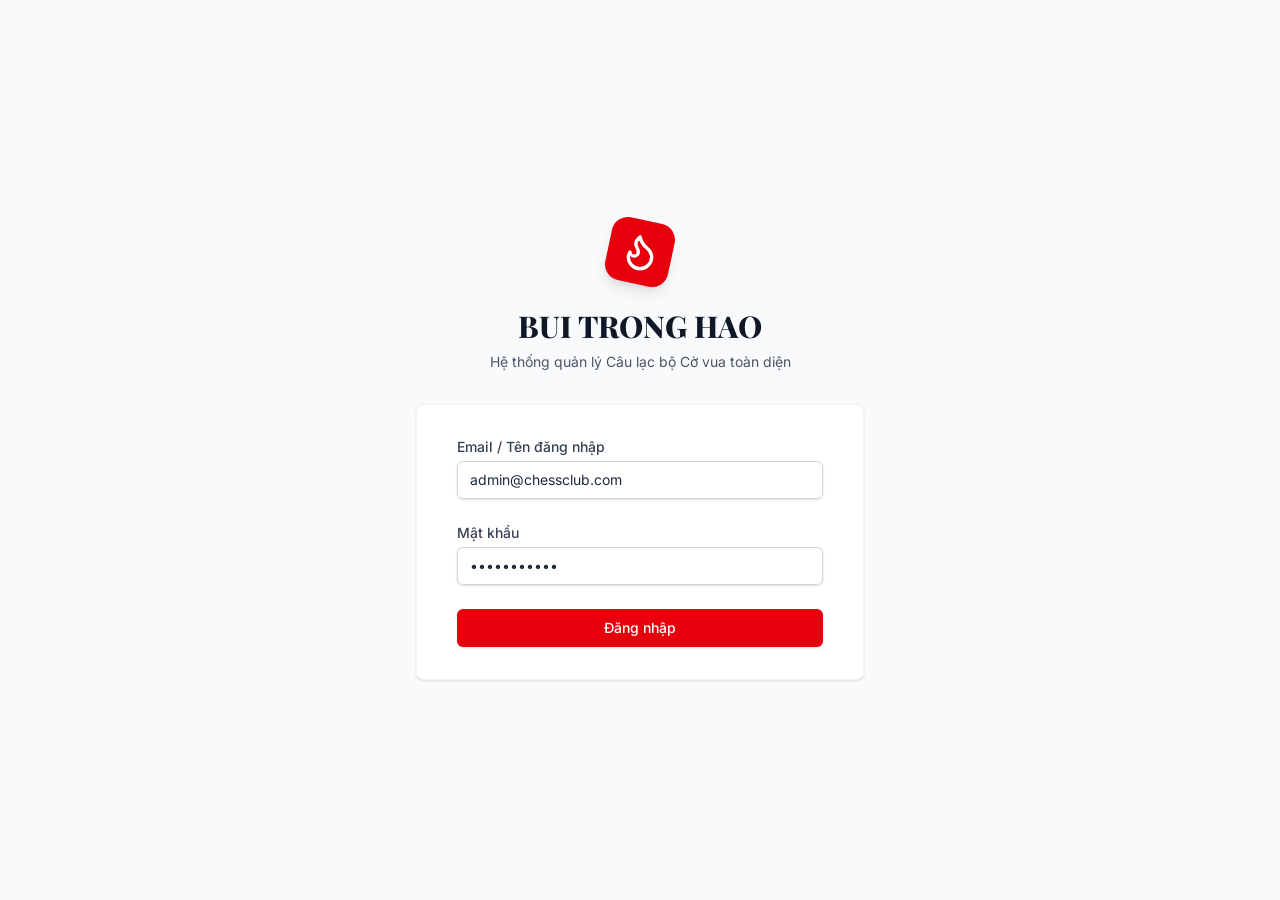
<file: index.html>
<!doctype html>
<html lang="en">
  <head>
    <meta charset="UTF-8" />
    <meta name="viewport" content="width=device-width, initial-scale=1.0" />
    <title>My Google AI Studio App</title>
    <script type="module" crossorigin src="./assets/index-C-CpaFSf.js"></script>
    <link rel="stylesheet" crossorigin href="./assets/index-V5Ql2SDC.css">
  </head>
  <body>
    <div id="root"></div>
  </body>
</html>
</file>
<file: assets/index-V5Ql2SDC.css>
@import"https://fonts.googleapis.com/css2?family=Inter:wght@400;500;600;700&family=Playfair+Display:ital,wght@0,400;0,600;0,700;1,400&display=swap";/*! tailwindcss v4.2.1 | MIT License | https://tailwindcss.com */@layer properties{@supports (((-webkit-hyphens:none)) and (not (margin-trim:inline))) or ((-moz-orient:inline) and (not (color:rgb(from red r g b)))){*,:before,:after,::backdrop{--tw-translate-x:0;--tw-translate-y:0;--tw-translate-z:0;--tw-rotate-x:initial;--tw-rotate-y:initial;--tw-rotate-z:initial;--tw-skew-x:initial;--tw-skew-y:initial;--tw-space-y-reverse:0;--tw-space-x-reverse:0;--tw-divide-y-reverse:0;--tw-border-style:solid;--tw-gradient-position:initial;--tw-gradient-from:#0000;--tw-gradient-via:#0000;--tw-gradient-to:#0000;--tw-gradient-stops:initial;--tw-gradient-via-stops:initial;--tw-gradient-from-position:0%;--tw-gradient-via-position:50%;--tw-gradient-to-position:100%;--tw-leading:initial;--tw-font-weight:initial;--tw-tracking:initial;--tw-shadow:0 0 #0000;--tw-shadow-color:initial;--tw-shadow-alpha:100%;--tw-inset-shadow:0 0 #0000;--tw-inset-shadow-color:initial;--tw-inset-shadow-alpha:100%;--tw-ring-color:initial;--tw-ring-shadow:0 0 #0000;--tw-inset-ring-color:initial;--tw-inset-ring-shadow:0 0 #0000;--tw-ring-inset:initial;--tw-ring-offset-width:0px;--tw-ring-offset-color:#fff;--tw-ring-offset-shadow:0 0 #0000;--tw-blur:initial;--tw-brightness:initial;--tw-contrast:initial;--tw-grayscale:initial;--tw-hue-rotate:initial;--tw-invert:initial;--tw-opacity:initial;--tw-saturate:initial;--tw-sepia:initial;--tw-drop-shadow:initial;--tw-drop-shadow-color:initial;--tw-drop-shadow-alpha:100%;--tw-drop-shadow-size:initial;--tw-backdrop-blur:initial;--tw-backdrop-brightness:initial;--tw-backdrop-contrast:initial;--tw-backdrop-grayscale:initial;--tw-backdrop-hue-rotate:initial;--tw-backdrop-invert:initial;--tw-backdrop-opacity:initial;--tw-backdrop-saturate:initial;--tw-backdrop-sepia:initial;--tw-duration:initial;--tw-scale-x:1;--tw-scale-y:1;--tw-scale-z:1}}}@layer theme{:root,:host{--font-sans:"Inter", ui-sans-serif, system-ui, sans-serif;--font-serif:"Playfair Display", ui-serif, Georgia, serif;--font-mono:ui-monospace, SFMono-Regular, Menlo, Monaco, Consolas, "Liberation Mono", "Courier New", monospace;--color-red-50:oklch(97.1% .013 17.38);--color-red-100:oklch(93.6% .032 17.717);--color-red-200:oklch(88.5% .062 18.334);--color-red-400:oklch(70.4% .191 22.216);--color-red-500:oklch(63.7% .237 25.331);--color-red-600:oklch(57.7% .245 27.325);--color-red-700:oklch(50.5% .213 27.518);--color-red-800:oklch(44.4% .177 26.899);--color-red-900:oklch(39.6% .141 25.723);--color-orange-50:oklch(98% .016 73.684);--color-orange-100:oklch(95.4% .038 75.164);--color-orange-200:oklch(90.1% .076 70.697);--color-orange-600:oklch(64.6% .222 41.116);--color-orange-700:oklch(55.3% .195 38.402);--color-orange-800:oklch(47% .157 37.304);--color-amber-50:oklch(98.7% .022 95.277);--color-amber-100:oklch(96.2% .059 95.617);--color-amber-200:oklch(92.4% .12 95.746);--color-amber-400:oklch(82.8% .189 84.429);--color-amber-500:oklch(76.9% .188 70.08);--color-amber-600:oklch(66.6% .179 58.318);--color-amber-700:oklch(55.5% .163 48.998);--color-amber-800:oklch(47.3% .137 46.201);--color-yellow-50:oklch(98.7% .026 102.212);--color-yellow-100:oklch(97.3% .071 103.193);--color-yellow-200:oklch(94.5% .129 101.54);--color-yellow-500:oklch(79.5% .184 86.047);--color-yellow-600:oklch(68.1% .162 75.834);--color-yellow-700:oklch(55.4% .135 66.442);--color-yellow-800:oklch(47.6% .114 61.907);--color-green-50:oklch(98.2% .018 155.826);--color-green-100:oklch(96.2% .044 156.743);--color-green-200:oklch(92.5% .084 155.995);--color-green-500:oklch(72.3% .219 149.579);--color-green-600:oklch(62.7% .194 149.214);--color-green-700:oklch(52.7% .154 150.069);--color-green-800:oklch(44.8% .119 151.328);--color-emerald-50:oklch(97.9% .021 166.113);--color-emerald-100:oklch(95% .052 163.051);--color-emerald-200:oklch(90.5% .093 164.15);--color-emerald-500:oklch(69.6% .17 162.48);--color-emerald-600:oklch(59.6% .145 163.225);--color-emerald-700:oklch(50.8% .118 165.612);--color-emerald-800:oklch(43.2% .095 166.913);--color-blue-50:oklch(97% .014 254.604);--color-blue-100:oklch(93.2% .032 255.585);--color-blue-200:oklch(88.2% .059 254.128);--color-blue-400:oklch(70.7% .165 254.624);--color-blue-500:oklch(62.3% .214 259.815);--color-blue-600:oklch(54.6% .245 262.881);--color-blue-700:oklch(48.8% .243 264.376);--color-blue-800:oklch(42.4% .199 265.638);--color-blue-900:oklch(37.9% .146 265.522);--color-indigo-100:oklch(93% .034 272.788);--color-indigo-600:oklch(51.1% .262 276.966);--color-indigo-700:oklch(45.7% .24 277.023);--color-violet-100:oklch(94.3% .029 294.588);--color-violet-600:oklch(54.1% .281 293.009);--color-violet-700:oklch(49.1% .27 292.581);--color-slate-50:oklch(98.4% .003 247.858);--color-slate-100:oklch(96.8% .007 247.896);--color-slate-200:oklch(92.9% .013 255.508);--color-slate-600:oklch(44.6% .043 257.281);--color-slate-700:oklch(37.2% .044 257.287);--color-gray-50:oklch(98.5% .002 247.839);--color-gray-100:oklch(96.7% .003 264.542);--color-gray-200:oklch(92.8% .006 264.531);--color-gray-300:oklch(87.2% .01 258.338);--color-gray-400:oklch(70.7% .022 261.325);--color-gray-500:oklch(55.1% .027 264.364);--color-gray-600:oklch(44.6% .03 256.802);--color-gray-700:oklch(37.3% .034 259.733);--color-gray-800:oklch(27.8% .033 256.848);--color-gray-900:oklch(21% .034 264.665);--color-black:#000;--color-white:#fff;--spacing:.25rem;--container-sm:24rem;--container-md:28rem;--container-2xl:42rem;--container-4xl:56rem;--text-xs:.75rem;--text-xs--line-height:calc(1 / .75);--text-sm:.875rem;--text-sm--line-height:calc(1.25 / .875);--text-base:1rem;--text-base--line-height: 1.5 ;--text-lg:1.125rem;--text-lg--line-height:calc(1.75 / 1.125);--text-xl:1.25rem;--text-xl--line-height:calc(1.75 / 1.25);--text-2xl:1.5rem;--text-2xl--line-height:calc(2 / 1.5);--text-3xl:1.875rem;--text-3xl--line-height: 1.2 ;--text-5xl:3rem;--text-5xl--line-height:1;--font-weight-normal:400;--font-weight-medium:500;--font-weight-semibold:600;--font-weight-bold:700;--font-weight-extrabold:800;--font-weight-black:900;--tracking-wider:.05em;--leading-tight:1.25;--radius-sm:.25rem;--radius-md:.375rem;--radius-lg:.5rem;--radius-xl:.75rem;--radius-2xl:1rem;--drop-shadow-sm:0 1px 2px #00000026;--drop-shadow-2xl:0 25px 25px #00000026;--animate-spin:spin 1s linear infinite;--animate-pulse:pulse 2s cubic-bezier(.4, 0, .6, 1) infinite;--blur-sm:8px;--default-transition-duration:.15s;--default-transition-timing-function:cubic-bezier(.4, 0, .2, 1);--default-font-family:var(--font-sans);--default-mono-font-family:var(--font-mono);--color-chess-gold:#eab308}}@layer base{*,:after,:before,::backdrop{box-sizing:border-box;border:0 solid;margin:0;padding:0}::file-selector-button{box-sizing:border-box;border:0 solid;margin:0;padding:0}html,:host{-webkit-text-size-adjust:100%;-moz-tab-size:4;tab-size:4;line-height:1.5;font-family:var(--default-font-family,ui-sans-serif, system-ui, sans-serif, "Apple Color Emoji", "Segoe UI Emoji", "Segoe UI Symbol", "Noto Color Emoji");font-feature-settings:var(--default-font-feature-settings,normal);font-variation-settings:var(--default-font-variation-settings,normal);-webkit-tap-highlight-color:transparent}hr{height:0;color:inherit;border-top-width:1px}abbr:where([title]){-webkit-text-decoration:underline dotted;text-decoration:underline dotted}h1,h2,h3,h4,h5,h6{font-size:inherit;font-weight:inherit}a{color:inherit;-webkit-text-decoration:inherit;text-decoration:inherit}b,strong{font-weight:bolder}code,kbd,samp,pre{font-family:var(--default-mono-font-family,ui-monospace, SFMono-Regular, Menlo, Monaco, Consolas, "Liberation Mono", "Courier New", monospace);font-feature-settings:var(--default-mono-font-feature-settings,normal);font-variation-settings:var(--default-mono-font-variation-settings,normal);font-size:1em}small{font-size:80%}sub,sup{vertical-align:baseline;font-size:75%;line-height:0;position:relative}sub{bottom:-.25em}sup{top:-.5em}table{text-indent:0;border-color:inherit;border-collapse:collapse}:-moz-focusring{outline:auto}progress{vertical-align:baseline}summary{display:list-item}ol,ul,menu{list-style:none}img,svg,video,canvas,audio,iframe,embed,object{vertical-align:middle;display:block}img,video{max-width:100%;height:auto}button,input,select,optgroup,textarea{font:inherit;font-feature-settings:inherit;font-variation-settings:inherit;letter-spacing:inherit;color:inherit;opacity:1;background-color:#0000;border-radius:0}::file-selector-button{font:inherit;font-feature-settings:inherit;font-variation-settings:inherit;letter-spacing:inherit;color:inherit;opacity:1;background-color:#0000;border-radius:0}:where(select:is([multiple],[size])) optgroup{font-weight:bolder}:where(select:is([multiple],[size])) optgroup option{padding-inline-start:20px}::file-selector-button{margin-inline-end:4px}::placeholder{opacity:1}@supports (not ((-webkit-appearance:-apple-pay-button))) or (contain-intrinsic-size:1px){::placeholder{color:currentColor}@supports (color:color-mix(in lab,red,red)){::placeholder{color:color-mix(in oklab,currentcolor 50%,transparent)}}}textarea{resize:vertical}::-webkit-search-decoration{-webkit-appearance:none}::-webkit-date-and-time-value{min-height:1lh;text-align:inherit}::-webkit-datetime-edit{display:inline-flex}::-webkit-datetime-edit-fields-wrapper{padding:0}::-webkit-datetime-edit{padding-block:0}::-webkit-datetime-edit-year-field{padding-block:0}::-webkit-datetime-edit-month-field{padding-block:0}::-webkit-datetime-edit-day-field{padding-block:0}::-webkit-datetime-edit-hour-field{padding-block:0}::-webkit-datetime-edit-minute-field{padding-block:0}::-webkit-datetime-edit-second-field{padding-block:0}::-webkit-datetime-edit-millisecond-field{padding-block:0}::-webkit-datetime-edit-meridiem-field{padding-block:0}::-webkit-calendar-picker-indicator{line-height:1}:-moz-ui-invalid{box-shadow:none}button,input:where([type=button],[type=reset],[type=submit]){-webkit-appearance:button;-moz-appearance:button;appearance:button}::file-selector-button{-webkit-appearance:button;-moz-appearance:button;appearance:button}::-webkit-inner-spin-button{height:auto}::-webkit-outer-spin-button{height:auto}[hidden]:where(:not([hidden=until-found])){display:none!important}body{font-family:var(--font-sans);font-size:var(--text-sm);line-height:var(--tw-leading,var(--text-sm--line-height));color:var(--color-gray-800);background-color:#f8f9fa}h1,h2,h3,h4,h5,h6{font-family:var(--font-serif)}}@layer components;@layer utilities{.pointer-events-none{pointer-events:none}.absolute{position:absolute}.fixed{position:fixed}.relative{position:relative}.sticky{position:sticky}.-inset-4{inset:calc(var(--spacing) * -4)}.inset-0{inset:calc(var(--spacing) * 0)}.inset-y-0{inset-block:calc(var(--spacing) * 0)}.start{inset-inline-start:var(--spacing)}.-top-2{top:calc(var(--spacing) * -2)}.top-0{top:calc(var(--spacing) * 0)}.top-1\/2{top:50%}.top-4{top:calc(var(--spacing) * 4)}.right-0{right:calc(var(--spacing) * 0)}.right-4{right:calc(var(--spacing) * 4)}.left-0{left:calc(var(--spacing) * 0)}.left-1\/2{left:50%}.left-3{left:calc(var(--spacing) * 3)}.z-0{z-index:0}.z-10{z-index:10}.z-20{z-index:20}.z-30{z-index:30}.z-50{z-index:50}.z-\[60\]{z-index:60}.z-\[100\]{z-index:100}.col-span-2{grid-column:span 2/span 2}.col-span-3{grid-column:span 3/span 3}.col-span-4{grid-column:span 4/span 4}.col-span-5{grid-column:span 5/span 5}.col-span-full{grid-column:1/-1}.mx-4{margin-inline:calc(var(--spacing) * 4)}.mx-auto{margin-inline:auto}.-mt-2{margin-top:calc(var(--spacing) * -2)}.mt-0\.5{margin-top:calc(var(--spacing) * .5)}.mt-1{margin-top:calc(var(--spacing) * 1)}.mt-2{margin-top:calc(var(--spacing) * 2)}.mt-3{margin-top:calc(var(--spacing) * 3)}.mt-4{margin-top:calc(var(--spacing) * 4)}.mt-6{margin-top:calc(var(--spacing) * 6)}.mt-8{margin-top:calc(var(--spacing) * 8)}.mt-12{margin-top:calc(var(--spacing) * 12)}.mr-1{margin-right:calc(var(--spacing) * 1)}.mr-1\.5{margin-right:calc(var(--spacing) * 1.5)}.mr-2{margin-right:calc(var(--spacing) * 2)}.mr-3{margin-right:calc(var(--spacing) * 3)}.mr-4{margin-right:calc(var(--spacing) * 4)}.mb-1{margin-bottom:calc(var(--spacing) * 1)}.mb-2{margin-bottom:calc(var(--spacing) * 2)}.mb-3{margin-bottom:calc(var(--spacing) * 3)}.mb-4{margin-bottom:calc(var(--spacing) * 4)}.mb-6{margin-bottom:calc(var(--spacing) * 6)}.mb-8{margin-bottom:calc(var(--spacing) * 8)}.ml-1{margin-left:calc(var(--spacing) * 1)}.ml-2{margin-left:calc(var(--spacing) * 2)}.ml-3{margin-left:calc(var(--spacing) * 3)}.ml-4{margin-left:calc(var(--spacing) * 4)}.ml-5{margin-left:calc(var(--spacing) * 5)}.ml-auto{margin-left:auto}.line-clamp-2{-webkit-line-clamp:2;-webkit-box-orient:vertical;display:-webkit-box;overflow:hidden}.block{display:block}.flex{display:flex}.grid{display:grid}.hidden{display:none}.inline-block{display:inline-block}.inline-flex{display:inline-flex}.table{display:table}.h-0{height:calc(var(--spacing) * 0)}.h-1{height:calc(var(--spacing) * 1)}.h-3{height:calc(var(--spacing) * 3)}.h-3\.5{height:calc(var(--spacing) * 3.5)}.h-4{height:calc(var(--spacing) * 4)}.h-5{height:calc(var(--spacing) * 5)}.h-6{height:calc(var(--spacing) * 6)}.h-8{height:calc(var(--spacing) * 8)}.h-10{height:calc(var(--spacing) * 10)}.h-12{height:calc(var(--spacing) * 12)}.h-16{height:calc(var(--spacing) * 16)}.h-20{height:calc(var(--spacing) * 20)}.h-24{height:calc(var(--spacing) * 24)}.h-32{height:calc(var(--spacing) * 32)}.h-64{height:calc(var(--spacing) * 64)}.h-80{height:calc(var(--spacing) * 80)}.h-\[300px\]{height:300px}.h-\[550px\]{height:550px}.h-full{height:100%}.h-screen{height:100vh}.max-h-48{max-height:calc(var(--spacing) * 48)}.max-h-60{max-height:calc(var(--spacing) * 60)}.max-h-\[90vh\]{max-height:90vh}.max-h-\[400px\]{max-height:400px}.min-h-\[80px\]{min-height:80px}.min-h-\[200px\]{min-height:200px}.min-h-\[550px\]{min-height:550px}.min-h-screen{min-height:100vh}.w-0{width:calc(var(--spacing) * 0)}.w-1{width:calc(var(--spacing) * 1)}.w-3{width:calc(var(--spacing) * 3)}.w-3\.5{width:calc(var(--spacing) * 3.5)}.w-4{width:calc(var(--spacing) * 4)}.w-5{width:calc(var(--spacing) * 5)}.w-6{width:calc(var(--spacing) * 6)}.w-8{width:calc(var(--spacing) * 8)}.w-10{width:calc(var(--spacing) * 10)}.w-12{width:calc(var(--spacing) * 12)}.w-16{width:calc(var(--spacing) * 16)}.w-20{width:calc(var(--spacing) * 20)}.w-24{width:calc(var(--spacing) * 24)}.w-32{width:calc(var(--spacing) * 32)}.w-64{width:calc(var(--spacing) * 64)}.w-80{width:calc(var(--spacing) * 80)}.w-\[300px\]{width:300px}.w-fit{width:fit-content}.w-full{width:100%}.max-w-2xl{max-width:var(--container-2xl)}.max-w-4xl{max-width:var(--container-4xl)}.max-w-\[200px\]{max-width:200px}.max-w-md{max-width:var(--container-md)}.max-w-sm{max-width:var(--container-sm)}.min-w-\[80px\]{min-width:80px}.min-w-full{min-width:100%}.flex-1{flex:1}.flex-shrink-0{flex-shrink:0}.border-collapse{border-collapse:collapse}.-translate-x-1\/2{--tw-translate-x: -50% ;translate:var(--tw-translate-x) var(--tw-translate-y)}.-translate-x-full{--tw-translate-x:-100%;translate:var(--tw-translate-x) var(--tw-translate-y)}.translate-x-0{--tw-translate-x:calc(var(--spacing) * 0);translate:var(--tw-translate-x) var(--tw-translate-y)}.-translate-y-1\/2{--tw-translate-y: -50% ;translate:var(--tw-translate-x) var(--tw-translate-y)}.translate-y-20{--tw-translate-y:calc(var(--spacing) * 20);translate:var(--tw-translate-x) var(--tw-translate-y)}.-rotate-12{rotate:-12deg}.rotate-12{rotate:12deg}.rotate-180{rotate:180deg}.-skew-x-12{--tw-skew-x:skewX( -12deg );transform:var(--tw-rotate-x,) var(--tw-rotate-y,) var(--tw-rotate-z,) var(--tw-skew-x,) var(--tw-skew-y,)}.transform{transform:var(--tw-rotate-x,) var(--tw-rotate-y,) var(--tw-rotate-z,) var(--tw-skew-x,) var(--tw-skew-y,)}.animate-pulse{animation:var(--animate-pulse)}.animate-spin{animation:var(--animate-spin)}.cursor-pointer{cursor:pointer}.resize-none{resize:none}.list-disc{list-style-type:disc}.appearance-none{-webkit-appearance:none;-moz-appearance:none;appearance:none}.grid-cols-1{grid-template-columns:repeat(1,minmax(0,1fr))}.grid-cols-2{grid-template-columns:repeat(2,minmax(0,1fr))}.grid-cols-3{grid-template-columns:repeat(3,minmax(0,1fr))}.grid-cols-12{grid-template-columns:repeat(12,minmax(0,1fr))}.flex-col{flex-direction:column}.flex-wrap{flex-wrap:wrap}.items-center{align-items:center}.items-start{align-items:flex-start}.justify-between{justify-content:space-between}.justify-center{justify-content:center}.justify-end{justify-content:flex-end}.justify-start{justify-content:flex-start}.gap-2{gap:calc(var(--spacing) * 2)}.gap-3{gap:calc(var(--spacing) * 3)}.gap-4{gap:calc(var(--spacing) * 4)}.gap-6{gap:calc(var(--spacing) * 6)}:where(.space-y-1>:not(:last-child)){--tw-space-y-reverse:0;margin-block-start:calc(calc(var(--spacing) * 1) * var(--tw-space-y-reverse));margin-block-end:calc(calc(var(--spacing) * 1) * calc(1 - var(--tw-space-y-reverse)))}:where(.space-y-2>:not(:last-child)){--tw-space-y-reverse:0;margin-block-start:calc(calc(var(--spacing) * 2) * var(--tw-space-y-reverse));margin-block-end:calc(calc(var(--spacing) * 2) * calc(1 - var(--tw-space-y-reverse)))}:where(.space-y-3>:not(:last-child)){--tw-space-y-reverse:0;margin-block-start:calc(calc(var(--spacing) * 3) * var(--tw-space-y-reverse));margin-block-end:calc(calc(var(--spacing) * 3) * calc(1 - var(--tw-space-y-reverse)))}:where(.space-y-4>:not(:last-child)){--tw-space-y-reverse:0;margin-block-start:calc(calc(var(--spacing) * 4) * var(--tw-space-y-reverse));margin-block-end:calc(calc(var(--spacing) * 4) * calc(1 - var(--tw-space-y-reverse)))}:where(.space-y-6>:not(:last-child)){--tw-space-y-reverse:0;margin-block-start:calc(calc(var(--spacing) * 6) * var(--tw-space-y-reverse));margin-block-end:calc(calc(var(--spacing) * 6) * calc(1 - var(--tw-space-y-reverse)))}:where(.space-y-8>:not(:last-child)){--tw-space-y-reverse:0;margin-block-start:calc(calc(var(--spacing) * 8) * var(--tw-space-y-reverse));margin-block-end:calc(calc(var(--spacing) * 8) * calc(1 - var(--tw-space-y-reverse)))}:where(.space-x-1>:not(:last-child)){--tw-space-x-reverse:0;margin-inline-start:calc(calc(var(--spacing) * 1) * var(--tw-space-x-reverse));margin-inline-end:calc(calc(var(--spacing) * 1) * calc(1 - var(--tw-space-x-reverse)))}:where(.space-x-2>:not(:last-child)){--tw-space-x-reverse:0;margin-inline-start:calc(calc(var(--spacing) * 2) * var(--tw-space-x-reverse));margin-inline-end:calc(calc(var(--spacing) * 2) * calc(1 - var(--tw-space-x-reverse)))}:where(.space-x-3>:not(:last-child)){--tw-space-x-reverse:0;margin-inline-start:calc(calc(var(--spacing) * 3) * var(--tw-space-x-reverse));margin-inline-end:calc(calc(var(--spacing) * 3) * calc(1 - var(--tw-space-x-reverse)))}:where(.space-x-4>:not(:last-child)){--tw-space-x-reverse:0;margin-inline-start:calc(calc(var(--spacing) * 4) * var(--tw-space-x-reverse));margin-inline-end:calc(calc(var(--spacing) * 4) * calc(1 - var(--tw-space-x-reverse)))}:where(.space-x-6>:not(:last-child)){--tw-space-x-reverse:0;margin-inline-start:calc(calc(var(--spacing) * 6) * var(--tw-space-x-reverse));margin-inline-end:calc(calc(var(--spacing) * 6) * calc(1 - var(--tw-space-x-reverse)))}.gap-y-2{row-gap:calc(var(--spacing) * 2)}:where(.divide-y>:not(:last-child)){--tw-divide-y-reverse:0;border-bottom-style:var(--tw-border-style);border-top-style:var(--tw-border-style);border-top-width:calc(1px * var(--tw-divide-y-reverse));border-bottom-width:calc(1px * calc(1 - var(--tw-divide-y-reverse)))}:where(.divide-gray-100>:not(:last-child)){border-color:var(--color-gray-100)}:where(.divide-gray-200>:not(:last-child)){border-color:var(--color-gray-200)}.truncate{text-overflow:ellipsis;white-space:nowrap;overflow:hidden}.overflow-hidden{overflow:hidden}.overflow-x-auto{overflow-x:auto}.overflow-x-hidden{overflow-x:hidden}.overflow-y-auto{overflow-y:auto}.rounded{border-radius:.25rem}.rounded-2xl{border-radius:var(--radius-2xl)}.rounded-full{border-radius:3.40282e38px}.rounded-lg{border-radius:var(--radius-lg)}.rounded-md{border-radius:var(--radius-md)}.rounded-sm{border-radius:var(--radius-sm)}.rounded-xl{border-radius:var(--radius-xl)}.rounded-t-lg{border-top-left-radius:var(--radius-lg);border-top-right-radius:var(--radius-lg)}.rounded-b-lg{border-bottom-right-radius:var(--radius-lg);border-bottom-left-radius:var(--radius-lg)}.rounded-b-xl{border-bottom-right-radius:var(--radius-xl);border-bottom-left-radius:var(--radius-xl)}.border{border-style:var(--tw-border-style);border-width:1px}.border-2{border-style:var(--tw-border-style);border-width:2px}.border-4{border-style:var(--tw-border-style);border-width:4px}.border-8{border-style:var(--tw-border-style);border-width:8px}.border-t{border-top-style:var(--tw-border-style);border-top-width:1px}.border-t-0{border-top-style:var(--tw-border-style);border-top-width:0}.border-t-\[20px\]{border-top-style:var(--tw-border-style);border-top-width:20px}.border-r{border-right-style:var(--tw-border-style);border-right-width:1px}.border-r-\[12px\]{border-right-style:var(--tw-border-style);border-right-width:12px}.border-b{border-bottom-style:var(--tw-border-style);border-bottom-width:1px}.border-b-2{border-bottom-style:var(--tw-border-style);border-bottom-width:2px}.border-l-\[12px\]{border-left-style:var(--tw-border-style);border-left-width:12px}.border-dashed{--tw-border-style:dashed;border-style:dashed}.border-amber-100{border-color:var(--color-amber-100)}.border-amber-200{border-color:var(--color-amber-200)}.border-blue-100{border-color:var(--color-blue-100)}.border-blue-200{border-color:var(--color-blue-200)}.border-emerald-100{border-color:var(--color-emerald-100)}.border-emerald-200{border-color:var(--color-emerald-200)}.border-emerald-600{border-color:var(--color-emerald-600)}.border-gray-50{border-color:var(--color-gray-50)}.border-gray-100{border-color:var(--color-gray-100)}.border-gray-200{border-color:var(--color-gray-200)}.border-gray-300{border-color:var(--color-gray-300)}.border-gray-900{border-color:var(--color-gray-900)}.border-green-200{border-color:var(--color-green-200)}.border-orange-200{border-color:var(--color-orange-200)}.border-red-100{border-color:var(--color-red-100)}.border-red-200{border-color:var(--color-red-200)}.border-red-600{border-color:var(--color-red-600)}.border-slate-200{border-color:var(--color-slate-200)}.border-transparent{border-color:#0000}.border-white{border-color:var(--color-white)}.border-white\/5{border-color:#ffffff0d}@supports (color:color-mix(in lab,red,red)){.border-white\/5{border-color:color-mix(in oklab,var(--color-white) 5%,transparent)}}.border-white\/10{border-color:#ffffff1a}@supports (color:color-mix(in lab,red,red)){.border-white\/10{border-color:color-mix(in oklab,var(--color-white) 10%,transparent)}}.border-yellow-200{border-color:var(--color-yellow-200)}.border-t-red-600{border-top-color:var(--color-red-600)}.border-r-transparent{border-right-color:#0000}.border-l-transparent{border-left-color:#0000}.bg-\[\#1a1a1a\]{background-color:#1a1a1a}.bg-amber-50{background-color:var(--color-amber-50)}.bg-amber-50\/30{background-color:#fffbeb4d}@supports (color:color-mix(in lab,red,red)){.bg-amber-50\/30{background-color:color-mix(in oklab,var(--color-amber-50) 30%,transparent)}}.bg-amber-100{background-color:var(--color-amber-100)}.bg-amber-500{background-color:var(--color-amber-500)}.bg-amber-500\/10{background-color:#f99c001a}@supports (color:color-mix(in lab,red,red)){.bg-amber-500\/10{background-color:color-mix(in oklab,var(--color-amber-500) 10%,transparent)}}.bg-amber-500\/20{background-color:#f99c0033}@supports (color:color-mix(in lab,red,red)){.bg-amber-500\/20{background-color:color-mix(in oklab,var(--color-amber-500) 20%,transparent)}}.bg-amber-600{background-color:var(--color-amber-600)}.bg-black{background-color:var(--color-black)}.bg-black\/50{background-color:#00000080}@supports (color:color-mix(in lab,red,red)){.bg-black\/50{background-color:color-mix(in oklab,var(--color-black) 50%,transparent)}}.bg-blue-50{background-color:var(--color-blue-50)}.bg-blue-100{background-color:var(--color-blue-100)}.bg-blue-600{background-color:var(--color-blue-600)}.bg-emerald-50{background-color:var(--color-emerald-50)}.bg-emerald-100{background-color:var(--color-emerald-100)}.bg-emerald-500{background-color:var(--color-emerald-500)}.bg-emerald-600{background-color:var(--color-emerald-600)}.bg-gray-50{background-color:var(--color-gray-50)}.bg-gray-50\/50{background-color:#f9fafb80}@supports (color:color-mix(in lab,red,red)){.bg-gray-50\/50{background-color:color-mix(in oklab,var(--color-gray-50) 50%,transparent)}}.bg-gray-100{background-color:var(--color-gray-100)}.bg-gray-200{background-color:var(--color-gray-200)}.bg-gray-900{background-color:var(--color-gray-900)}.bg-green-50{background-color:var(--color-green-50)}.bg-green-100{background-color:var(--color-green-100)}.bg-indigo-100{background-color:var(--color-indigo-100)}.bg-orange-50{background-color:var(--color-orange-50)}.bg-orange-100{background-color:var(--color-orange-100)}.bg-red-50{background-color:var(--color-red-50)}.bg-red-100{background-color:var(--color-red-100)}.bg-red-500{background-color:var(--color-red-500)}.bg-red-600{background-color:var(--color-red-600)}.bg-slate-50{background-color:var(--color-slate-50)}.bg-slate-100{background-color:var(--color-slate-100)}.bg-violet-100{background-color:var(--color-violet-100)}.bg-white{background-color:var(--color-white)}.bg-white\/5{background-color:#ffffff0d}@supports (color:color-mix(in lab,red,red)){.bg-white\/5{background-color:color-mix(in oklab,var(--color-white) 5%,transparent)}}.bg-white\/20{background-color:#fff3}@supports (color:color-mix(in lab,red,red)){.bg-white\/20{background-color:color-mix(in oklab,var(--color-white) 20%,transparent)}}.bg-white\/90{background-color:#ffffffe6}@supports (color:color-mix(in lab,red,red)){.bg-white\/90{background-color:color-mix(in oklab,var(--color-white) 90%,transparent)}}.bg-yellow-50{background-color:var(--color-yellow-50)}.bg-yellow-100{background-color:var(--color-yellow-100)}.bg-gradient-to-r{--tw-gradient-position:to right in oklab;background-image:linear-gradient(var(--tw-gradient-stops))}.from-amber-400{--tw-gradient-from:var(--color-amber-400);--tw-gradient-stops:var(--tw-gradient-via-stops,var(--tw-gradient-position), var(--tw-gradient-from) var(--tw-gradient-from-position), var(--tw-gradient-to) var(--tw-gradient-to-position))}.from-red-600{--tw-gradient-from:var(--color-red-600);--tw-gradient-stops:var(--tw-gradient-via-stops,var(--tw-gradient-position), var(--tw-gradient-from) var(--tw-gradient-from-position), var(--tw-gradient-to) var(--tw-gradient-to-position))}.to-orange-600{--tw-gradient-to:var(--color-orange-600);--tw-gradient-stops:var(--tw-gradient-via-stops,var(--tw-gradient-position), var(--tw-gradient-from) var(--tw-gradient-from-position), var(--tw-gradient-to) var(--tw-gradient-to-position))}.to-yellow-600{--tw-gradient-to:var(--color-yellow-600);--tw-gradient-stops:var(--tw-gradient-via-stops,var(--tw-gradient-position), var(--tw-gradient-from) var(--tw-gradient-from-position), var(--tw-gradient-to) var(--tw-gradient-to-position))}.fill-current{fill:currentColor}.object-cover{object-fit:cover}.p-0{padding:calc(var(--spacing) * 0)}.p-1{padding:calc(var(--spacing) * 1)}.p-1\.5{padding:calc(var(--spacing) * 1.5)}.p-2{padding:calc(var(--spacing) * 2)}.p-3{padding:calc(var(--spacing) * 3)}.p-4{padding:calc(var(--spacing) * 4)}.p-6{padding:calc(var(--spacing) * 6)}.p-8{padding:calc(var(--spacing) * 8)}.p-12{padding:calc(var(--spacing) * 12)}.px-2{padding-inline:calc(var(--spacing) * 2)}.px-2\.5{padding-inline:calc(var(--spacing) * 2.5)}.px-3{padding-inline:calc(var(--spacing) * 3)}.px-4{padding-inline:calc(var(--spacing) * 4)}.px-6{padding-inline:calc(var(--spacing) * 6)}.px-8{padding-inline:calc(var(--spacing) * 8)}.px-12{padding-inline:calc(var(--spacing) * 12)}.py-0\.5{padding-block:calc(var(--spacing) * .5)}.py-1{padding-block:calc(var(--spacing) * 1)}.py-1\.5{padding-block:calc(var(--spacing) * 1.5)}.py-2{padding-block:calc(var(--spacing) * 2)}.py-3{padding-block:calc(var(--spacing) * 3)}.py-4{padding-block:calc(var(--spacing) * 4)}.py-5{padding-block:calc(var(--spacing) * 5)}.py-8{padding-block:calc(var(--spacing) * 8)}.py-12{padding-block:calc(var(--spacing) * 12)}.pt-4{padding-top:calc(var(--spacing) * 4)}.pr-2{padding-right:calc(var(--spacing) * 2)}.pr-4{padding-right:calc(var(--spacing) * 4)}.pr-6{padding-right:calc(var(--spacing) * 6)}.pr-8{padding-right:calc(var(--spacing) * 8)}.pr-10{padding-right:calc(var(--spacing) * 10)}.pb-2{padding-bottom:calc(var(--spacing) * 2)}.pb-4{padding-bottom:calc(var(--spacing) * 4)}.pl-2{padding-left:calc(var(--spacing) * 2)}.pl-3{padding-left:calc(var(--spacing) * 3)}.pl-9{padding-left:calc(var(--spacing) * 9)}.pl-10{padding-left:calc(var(--spacing) * 10)}.pl-11{padding-left:calc(var(--spacing) * 11)}.text-center{text-align:center}.text-left{text-align:left}.text-right{text-align:right}.font-mono{font-family:var(--font-mono)}.font-serif{font-family:var(--font-serif)}.text-2xl{font-size:var(--text-2xl);line-height:var(--tw-leading,var(--text-2xl--line-height))}.text-3xl{font-size:var(--text-3xl);line-height:var(--tw-leading,var(--text-3xl--line-height))}.text-5xl{font-size:var(--text-5xl);line-height:var(--tw-leading,var(--text-5xl--line-height))}.text-base{font-size:var(--text-base);line-height:var(--tw-leading,var(--text-base--line-height))}.text-lg{font-size:var(--text-lg);line-height:var(--tw-leading,var(--text-lg--line-height))}.text-sm{font-size:var(--text-sm);line-height:var(--tw-leading,var(--text-sm--line-height))}.text-xl{font-size:var(--text-xl);line-height:var(--tw-leading,var(--text-xl--line-height))}.text-xs{font-size:var(--text-xs);line-height:var(--tw-leading,var(--text-xs--line-height))}.text-\[10px\]{font-size:10px}.leading-5{--tw-leading:calc(var(--spacing) * 5);line-height:calc(var(--spacing) * 5)}.leading-tight{--tw-leading:var(--leading-tight);line-height:var(--leading-tight)}.font-black{--tw-font-weight:var(--font-weight-black);font-weight:var(--font-weight-black)}.font-bold{--tw-font-weight:var(--font-weight-bold);font-weight:var(--font-weight-bold)}.font-extrabold{--tw-font-weight:var(--font-weight-extrabold);font-weight:var(--font-weight-extrabold)}.font-medium{--tw-font-weight:var(--font-weight-medium);font-weight:var(--font-weight-medium)}.font-normal{--tw-font-weight:var(--font-weight-normal);font-weight:var(--font-weight-normal)}.font-semibold{--tw-font-weight:var(--font-weight-semibold);font-weight:var(--font-weight-semibold)}.tracking-wider{--tw-tracking:var(--tracking-wider);letter-spacing:var(--tracking-wider)}.whitespace-nowrap{white-space:nowrap}.text-amber-500{color:var(--color-amber-500)}.text-amber-600{color:var(--color-amber-600)}.text-amber-700{color:var(--color-amber-700)}.text-amber-800{color:var(--color-amber-800)}.text-blue-500{color:var(--color-blue-500)}.text-blue-600{color:var(--color-blue-600)}.text-blue-700{color:var(--color-blue-700)}.text-blue-800{color:var(--color-blue-800)}.text-chess-gold{color:var(--color-chess-gold)}.text-emerald-500{color:var(--color-emerald-500)}.text-emerald-600{color:var(--color-emerald-600)}.text-emerald-700{color:var(--color-emerald-700)}.text-emerald-800{color:var(--color-emerald-800)}.text-gray-200{color:var(--color-gray-200)}.text-gray-300{color:var(--color-gray-300)}.text-gray-400{color:var(--color-gray-400)}.text-gray-500{color:var(--color-gray-500)}.text-gray-600{color:var(--color-gray-600)}.text-gray-700{color:var(--color-gray-700)}.text-gray-800{color:var(--color-gray-800)}.text-gray-900{color:var(--color-gray-900)}.text-green-500{color:var(--color-green-500)}.text-green-600{color:var(--color-green-600)}.text-green-700{color:var(--color-green-700)}.text-green-800{color:var(--color-green-800)}.text-indigo-600{color:var(--color-indigo-600)}.text-indigo-700{color:var(--color-indigo-700)}.text-orange-700{color:var(--color-orange-700)}.text-orange-800{color:var(--color-orange-800)}.text-red-400{color:var(--color-red-400)}.text-red-500{color:var(--color-red-500)}.text-red-600{color:var(--color-red-600)}.text-red-700{color:var(--color-red-700)}.text-red-800{color:var(--color-red-800)}.text-slate-600{color:var(--color-slate-600)}.text-slate-700{color:var(--color-slate-700)}.text-violet-600{color:var(--color-violet-600)}.text-violet-700{color:var(--color-violet-700)}.text-white{color:var(--color-white)}.text-yellow-500{color:var(--color-yellow-500)}.text-yellow-700{color:var(--color-yellow-700)}.text-yellow-800{color:var(--color-yellow-800)}.uppercase{text-transform:uppercase}.italic{font-style:italic}.placeholder-gray-400::placeholder{color:var(--color-gray-400)}.opacity-0{opacity:0}.opacity-30{opacity:.3}.opacity-75{opacity:.75}.opacity-80{opacity:.8}.opacity-\[0\.03\]{opacity:.03}.shadow{--tw-shadow:0 1px 3px 0 var(--tw-shadow-color,#0000001a), 0 1px 2px -1px var(--tw-shadow-color,#0000001a);box-shadow:var(--tw-inset-shadow),var(--tw-inset-ring-shadow),var(--tw-ring-offset-shadow),var(--tw-ring-shadow),var(--tw-shadow)}.shadow-2xl{--tw-shadow:0 25px 50px -12px var(--tw-shadow-color,#00000040);box-shadow:var(--tw-inset-shadow),var(--tw-inset-ring-shadow),var(--tw-ring-offset-shadow),var(--tw-ring-shadow),var(--tw-shadow)}.shadow-inner{--tw-shadow:inset 0 2px 4px 0 var(--tw-shadow-color,#0000000d);box-shadow:var(--tw-inset-shadow),var(--tw-inset-ring-shadow),var(--tw-ring-offset-shadow),var(--tw-ring-shadow),var(--tw-shadow)}.shadow-lg{--tw-shadow:0 10px 15px -3px var(--tw-shadow-color,#0000001a), 0 4px 6px -4px var(--tw-shadow-color,#0000001a);box-shadow:var(--tw-inset-shadow),var(--tw-inset-ring-shadow),var(--tw-ring-offset-shadow),var(--tw-ring-shadow),var(--tw-shadow)}.shadow-md{--tw-shadow:0 4px 6px -1px var(--tw-shadow-color,#0000001a), 0 2px 4px -2px var(--tw-shadow-color,#0000001a);box-shadow:var(--tw-inset-shadow),var(--tw-inset-ring-shadow),var(--tw-ring-offset-shadow),var(--tw-ring-shadow),var(--tw-shadow)}.shadow-sm{--tw-shadow:0 1px 3px 0 var(--tw-shadow-color,#0000001a), 0 1px 2px -1px var(--tw-shadow-color,#0000001a);box-shadow:var(--tw-inset-shadow),var(--tw-inset-ring-shadow),var(--tw-ring-offset-shadow),var(--tw-ring-shadow),var(--tw-shadow)}.shadow-xl{--tw-shadow:0 20px 25px -5px var(--tw-shadow-color,#0000001a), 0 8px 10px -6px var(--tw-shadow-color,#0000001a);box-shadow:var(--tw-inset-shadow),var(--tw-inset-ring-shadow),var(--tw-ring-offset-shadow),var(--tw-ring-shadow),var(--tw-shadow)}.ring{--tw-ring-shadow:var(--tw-ring-inset,) 0 0 0 calc(1px + var(--tw-ring-offset-width)) var(--tw-ring-color,currentcolor);box-shadow:var(--tw-inset-shadow),var(--tw-inset-ring-shadow),var(--tw-ring-offset-shadow),var(--tw-ring-shadow),var(--tw-shadow)}.blur{--tw-blur:blur(8px);filter:var(--tw-blur,) var(--tw-brightness,) var(--tw-contrast,) var(--tw-grayscale,) var(--tw-hue-rotate,) var(--tw-invert,) var(--tw-saturate,) var(--tw-sepia,) var(--tw-drop-shadow,)}.drop-shadow-2xl{--tw-drop-shadow-size:drop-shadow(0 25px 25px var(--tw-drop-shadow-color,#00000026));--tw-drop-shadow:drop-shadow(var(--drop-shadow-2xl));filter:var(--tw-blur,) var(--tw-brightness,) var(--tw-contrast,) var(--tw-grayscale,) var(--tw-hue-rotate,) var(--tw-invert,) var(--tw-saturate,) var(--tw-sepia,) var(--tw-drop-shadow,)}.drop-shadow-sm{--tw-drop-shadow-size:drop-shadow(0 1px 2px var(--tw-drop-shadow-color,#00000026));--tw-drop-shadow:drop-shadow(var(--drop-shadow-sm));filter:var(--tw-blur,) var(--tw-brightness,) var(--tw-contrast,) var(--tw-grayscale,) var(--tw-hue-rotate,) var(--tw-invert,) var(--tw-saturate,) var(--tw-sepia,) var(--tw-drop-shadow,)}.grayscale-\[0\.5\]{--tw-grayscale:grayscale(.5);filter:var(--tw-blur,) var(--tw-brightness,) var(--tw-contrast,) var(--tw-grayscale,) var(--tw-hue-rotate,) var(--tw-invert,) var(--tw-saturate,) var(--tw-sepia,) var(--tw-drop-shadow,)}.filter{filter:var(--tw-blur,) var(--tw-brightness,) var(--tw-contrast,) var(--tw-grayscale,) var(--tw-hue-rotate,) var(--tw-invert,) var(--tw-saturate,) var(--tw-sepia,) var(--tw-drop-shadow,)}.backdrop-blur-sm{--tw-backdrop-blur:blur(var(--blur-sm));-webkit-backdrop-filter:var(--tw-backdrop-blur,) var(--tw-backdrop-brightness,) var(--tw-backdrop-contrast,) var(--tw-backdrop-grayscale,) var(--tw-backdrop-hue-rotate,) var(--tw-backdrop-invert,) var(--tw-backdrop-opacity,) var(--tw-backdrop-saturate,) var(--tw-backdrop-sepia,);backdrop-filter:var(--tw-backdrop-blur,) var(--tw-backdrop-brightness,) var(--tw-backdrop-contrast,) var(--tw-backdrop-grayscale,) var(--tw-backdrop-hue-rotate,) var(--tw-backdrop-invert,) var(--tw-backdrop-opacity,) var(--tw-backdrop-saturate,) var(--tw-backdrop-sepia,)}.transition{transition-property:color,background-color,border-color,outline-color,text-decoration-color,fill,stroke,--tw-gradient-from,--tw-gradient-via,--tw-gradient-to,opacity,box-shadow,transform,translate,scale,rotate,filter,-webkit-backdrop-filter,backdrop-filter,display,content-visibility,overlay,pointer-events;transition-timing-function:var(--tw-ease,var(--default-transition-timing-function));transition-duration:var(--tw-duration,var(--default-transition-duration))}.transition-all{transition-property:all;transition-timing-function:var(--tw-ease,var(--default-transition-timing-function));transition-duration:var(--tw-duration,var(--default-transition-duration))}.transition-colors{transition-property:color,background-color,border-color,outline-color,text-decoration-color,fill,stroke,--tw-gradient-from,--tw-gradient-via,--tw-gradient-to;transition-timing-function:var(--tw-ease,var(--default-transition-timing-function));transition-duration:var(--tw-duration,var(--default-transition-duration))}.transition-opacity{transition-property:opacity;transition-timing-function:var(--tw-ease,var(--default-transition-timing-function));transition-duration:var(--tw-duration,var(--default-transition-duration))}.transition-transform{transition-property:transform,translate,scale,rotate;transition-timing-function:var(--tw-ease,var(--default-transition-timing-function));transition-duration:var(--tw-duration,var(--default-transition-duration))}.duration-300{--tw-duration:.3s;transition-duration:.3s}.duration-700{--tw-duration:.7s;transition-duration:.7s}.select-none{-webkit-user-select:none;user-select:none}@media(hover:hover){.group-hover\:flex:is(:where(.group):hover *){display:flex}.group-hover\:translate-x-full:is(:where(.group):hover *){--tw-translate-x:100%;translate:var(--tw-translate-x) var(--tw-translate-y)}.group-hover\:bg-red-200:is(:where(.group):hover *){background-color:var(--color-red-200)}.group-hover\:text-amber-600:is(:where(.group):hover *){color:var(--color-amber-600)}.group-hover\:text-blue-600:is(:where(.group):hover *){color:var(--color-blue-600)}.group-hover\:text-red-600:is(:where(.group):hover *){color:var(--color-red-600)}.group-hover\:opacity-80:is(:where(.group):hover *){opacity:.8}.group-hover\:opacity-100:is(:where(.group):hover *){opacity:1}}.last\:border-0:last-child{border-style:var(--tw-border-style);border-width:0}@media(hover:hover){.hover\:scale-105:hover{--tw-scale-x:105%;--tw-scale-y:105%;--tw-scale-z:105%;scale:var(--tw-scale-x) var(--tw-scale-y)}.hover\:border-amber-500:hover{border-color:var(--color-amber-500)}.hover\:border-blue-100:hover{border-color:var(--color-blue-100)}.hover\:border-red-100:hover{border-color:var(--color-red-100)}.hover\:border-red-200:hover{border-color:var(--color-red-200)}.hover\:bg-amber-100:hover{background-color:var(--color-amber-100)}.hover\:bg-amber-600:hover{background-color:var(--color-amber-600)}.hover\:bg-amber-700:hover{background-color:var(--color-amber-700)}.hover\:bg-blue-50:hover{background-color:var(--color-blue-50)}.hover\:bg-blue-100:hover{background-color:var(--color-blue-100)}.hover\:bg-blue-700:hover{background-color:var(--color-blue-700)}.hover\:bg-emerald-100:hover{background-color:var(--color-emerald-100)}.hover\:bg-emerald-700:hover{background-color:var(--color-emerald-700)}.hover\:bg-gray-50:hover{background-color:var(--color-gray-50)}.hover\:bg-gray-50\/50:hover{background-color:#f9fafb80}@supports (color:color-mix(in lab,red,red)){.hover\:bg-gray-50\/50:hover{background-color:color-mix(in oklab,var(--color-gray-50) 50%,transparent)}}.hover\:bg-gray-100:hover{background-color:var(--color-gray-100)}.hover\:bg-gray-200:hover{background-color:var(--color-gray-200)}.hover\:bg-gray-300:hover{background-color:var(--color-gray-300)}.hover\:bg-gray-800:hover{background-color:var(--color-gray-800)}.hover\:bg-red-50:hover{background-color:var(--color-red-50)}.hover\:bg-red-100:hover{background-color:var(--color-red-100)}.hover\:bg-red-600:hover{background-color:var(--color-red-600)}.hover\:bg-red-700:hover{background-color:var(--color-red-700)}.hover\:bg-white\/5:hover{background-color:#ffffff0d}@supports (color:color-mix(in lab,red,red)){.hover\:bg-white\/5:hover{background-color:color-mix(in oklab,var(--color-white) 5%,transparent)}}.hover\:bg-white\/10:hover{background-color:#ffffff1a}@supports (color:color-mix(in lab,red,red)){.hover\:bg-white\/10:hover{background-color:color-mix(in oklab,var(--color-white) 10%,transparent)}}.hover\:bg-yellow-200:hover{background-color:var(--color-yellow-200)}.hover\:from-red-700:hover{--tw-gradient-from:var(--color-red-700);--tw-gradient-stops:var(--tw-gradient-via-stops,var(--tw-gradient-position), var(--tw-gradient-from) var(--tw-gradient-from-position), var(--tw-gradient-to) var(--tw-gradient-to-position))}.hover\:to-orange-700:hover{--tw-gradient-to:var(--color-orange-700);--tw-gradient-stops:var(--tw-gradient-via-stops,var(--tw-gradient-position), var(--tw-gradient-from) var(--tw-gradient-from-position), var(--tw-gradient-to) var(--tw-gradient-to-position))}.hover\:text-amber-500:hover{color:var(--color-amber-500)}.hover\:text-blue-500:hover{color:var(--color-blue-500)}.hover\:text-blue-600:hover{color:var(--color-blue-600)}.hover\:text-blue-700:hover{color:var(--color-blue-700)}.hover\:text-blue-800:hover{color:var(--color-blue-800)}.hover\:text-gray-600:hover{color:var(--color-gray-600)}.hover\:text-gray-700:hover{color:var(--color-gray-700)}.hover\:text-red-400:hover{color:var(--color-red-400)}.hover\:text-red-500:hover{color:var(--color-red-500)}.hover\:text-red-600:hover{color:var(--color-red-600)}.hover\:text-red-700:hover{color:var(--color-red-700)}.hover\:text-red-800:hover{color:var(--color-red-800)}.hover\:text-red-900:hover{color:var(--color-red-900)}.hover\:underline:hover{text-decoration-line:underline}.hover\:opacity-80:hover{opacity:.8}}.focus\:border-amber-500:focus{border-color:var(--color-amber-500)}.focus\:border-red-500:focus{border-color:var(--color-red-500)}.focus\:border-transparent:focus{border-color:#0000}.focus\:bg-white:focus{background-color:var(--color-white)}.focus\:ring-2:focus{--tw-ring-shadow:var(--tw-ring-inset,) 0 0 0 calc(2px + var(--tw-ring-offset-width)) var(--tw-ring-color,currentcolor);box-shadow:var(--tw-inset-shadow),var(--tw-inset-ring-shadow),var(--tw-ring-offset-shadow),var(--tw-ring-shadow),var(--tw-shadow)}.focus\:ring-amber-500:focus{--tw-ring-color:var(--color-amber-500)}.focus\:ring-blue-500:focus{--tw-ring-color:var(--color-blue-500)}.focus\:ring-emerald-500:focus{--tw-ring-color:var(--color-emerald-500)}.focus\:ring-red-500:focus{--tw-ring-color:var(--color-red-500)}.focus\:ring-offset-2:focus{--tw-ring-offset-width:2px;--tw-ring-offset-shadow:var(--tw-ring-inset,) 0 0 0 var(--tw-ring-offset-width) var(--tw-ring-offset-color)}.focus\:outline-none:focus{--tw-outline-style:none;outline-style:none}.active\:scale-95:active{--tw-scale-x:95%;--tw-scale-y:95%;--tw-scale-z:95%;scale:var(--tw-scale-x) var(--tw-scale-y)}.disabled\:cursor-not-allowed:disabled{cursor:not-allowed}.disabled\:bg-gray-100:disabled{background-color:var(--color-gray-100)}.disabled\:opacity-50:disabled{opacity:.5}@media(hover:hover){.disabled\:hover\:scale-100:disabled:hover{--tw-scale-x:100%;--tw-scale-y:100%;--tw-scale-z:100%;scale:var(--tw-scale-x) var(--tw-scale-y)}}@media(min-width:40rem){.sm\:col-span-2{grid-column:span 2/span 2}.sm\:mx-auto{margin-inline:auto}.sm\:mt-0{margin-top:calc(var(--spacing) * 0)}.sm\:w-32{width:calc(var(--spacing) * 32)}.sm\:w-64{width:calc(var(--spacing) * 64)}.sm\:w-auto{width:auto}.sm\:w-full{width:100%}.sm\:max-w-md{max-width:var(--container-md)}.sm\:grid-cols-2{grid-template-columns:repeat(2,minmax(0,1fr))}.sm\:flex-row{flex-direction:row}.sm\:items-center{align-items:center}.sm\:items-start{align-items:flex-start}.sm\:justify-start{justify-content:flex-start}.sm\:rounded-lg{border-radius:var(--radius-lg)}.sm\:p-6{padding:calc(var(--spacing) * 6)}.sm\:px-6{padding-inline:calc(var(--spacing) * 6)}.sm\:px-10{padding-inline:calc(var(--spacing) * 10)}.sm\:text-left{text-align:left}.sm\:text-sm{font-size:var(--text-sm);line-height:var(--tw-leading,var(--text-sm--line-height))}}@media(min-width:48rem){.md\:relative{position:relative}.md\:hidden{display:none}.md\:h-\[450px\]{height:450px}.md\:w-64{width:calc(var(--spacing) * 64)}.md\:w-\[450px\]{width:450px}.md\:translate-x-0{--tw-translate-x:calc(var(--spacing) * 0);translate:var(--tw-translate-x) var(--tw-translate-y)}.md\:grid-cols-2{grid-template-columns:repeat(2,minmax(0,1fr))}.md\:grid-cols-3{grid-template-columns:repeat(3,minmax(0,1fr))}.md\:grid-cols-7{grid-template-columns:repeat(7,minmax(0,1fr))}.md\:flex-row{flex-direction:row}.md\:items-center{align-items:center}}@media(min-width:64rem){.lg\:col-span-2{grid-column:span 2/span 2}.lg\:grid-cols-2{grid-template-columns:repeat(2,minmax(0,1fr))}.lg\:grid-cols-3{grid-template-columns:repeat(3,minmax(0,1fr))}.lg\:grid-cols-4{grid-template-columns:repeat(4,minmax(0,1fr))}.lg\:px-8{padding-inline:calc(var(--spacing) * 8)}}:where(.dark\:divide-gray-700:where(.dark,.dark *)>:not(:last-child)){border-color:var(--color-gray-700)}.dark\:border-gray-600:where(.dark,.dark *){border-color:var(--color-gray-600)}.dark\:border-gray-700:where(.dark,.dark *){border-color:var(--color-gray-700)}.dark\:bg-gray-700:where(.dark,.dark *){background-color:var(--color-gray-700)}.dark\:bg-gray-700\/50:where(.dark,.dark *){background-color:#36415380}@supports (color:color-mix(in lab,red,red)){.dark\:bg-gray-700\/50:where(.dark,.dark *){background-color:color-mix(in oklab,var(--color-gray-700) 50%,transparent)}}.dark\:bg-gray-800:where(.dark,.dark *){background-color:var(--color-gray-800)}.dark\:bg-gray-900:where(.dark,.dark *){background-color:var(--color-gray-900)}.dark\:bg-red-900\/30:where(.dark,.dark *){background-color:#82181a4d}@supports (color:color-mix(in lab,red,red)){.dark\:bg-red-900\/30:where(.dark,.dark *){background-color:color-mix(in oklab,var(--color-red-900) 30%,transparent)}}.dark\:text-blue-400:where(.dark,.dark *){color:var(--color-blue-400)}.dark\:text-gray-300:where(.dark,.dark *){color:var(--color-gray-300)}.dark\:text-gray-400:where(.dark,.dark *){color:var(--color-gray-400)}.dark\:text-red-500:where(.dark,.dark *){color:var(--color-red-500)}.dark\:text-white:where(.dark,.dark *){color:var(--color-white)}@media(hover:hover){.dark\:hover\:bg-blue-900\/20:where(.dark,.dark *):hover{background-color:#1c398e33}@supports (color:color-mix(in lab,red,red)){.dark\:hover\:bg-blue-900\/20:where(.dark,.dark *):hover{background-color:color-mix(in oklab,var(--color-blue-900) 20%,transparent)}}.dark\:hover\:bg-gray-700:where(.dark,.dark *):hover{background-color:var(--color-gray-700)}.dark\:hover\:bg-gray-700\/50:where(.dark,.dark *):hover{background-color:#36415380}@supports (color:color-mix(in lab,red,red)){.dark\:hover\:bg-gray-700\/50:where(.dark,.dark *):hover{background-color:color-mix(in oklab,var(--color-gray-700) 50%,transparent)}}.dark\:hover\:bg-red-900\/20:where(.dark,.dark *):hover{background-color:#82181a33}@supports (color:color-mix(in lab,red,red)){.dark\:hover\:bg-red-900\/20:where(.dark,.dark *):hover{background-color:color-mix(in oklab,var(--color-red-900) 20%,transparent)}}.dark\:hover\:text-gray-300:where(.dark,.dark *):hover{color:var(--color-gray-300)}}.dark\:disabled\:bg-gray-600:where(.dark,.dark *):disabled{background-color:var(--color-gray-600)}.bg-chess-pattern{background-image:linear-gradient(45deg,#eab3080a 25%,#0000 25%,#0000 75%,#eab3080a 75%,#eab3080a),linear-gradient(45deg,#eab3080a 25%,#0000 25%,#0000 75%,#eab3080a 75%,#eab3080a);background-position:0 0,30px 30px;background-size:60px 60px}.dark .bg-chess-pattern{background-image:linear-gradient(45deg,#eab30805 25%,#0000 25%,#0000 75%,#eab30805 75%,#eab30805),linear-gradient(45deg,#eab30805 25%,#0000 25%,#0000 75%,#eab30805 75%,#eab30805)}}@property --tw-translate-x{syntax:"*";inherits:false;initial-value:0}@property --tw-translate-y{syntax:"*";inherits:false;initial-value:0}@property --tw-translate-z{syntax:"*";inherits:false;initial-value:0}@property --tw-rotate-x{syntax:"*";inherits:false}@property --tw-rotate-y{syntax:"*";inherits:false}@property --tw-rotate-z{syntax:"*";inherits:false}@property --tw-skew-x{syntax:"*";inherits:false}@property --tw-skew-y{syntax:"*";inherits:false}@property --tw-space-y-reverse{syntax:"*";inherits:false;initial-value:0}@property --tw-space-x-reverse{syntax:"*";inherits:false;initial-value:0}@property --tw-divide-y-reverse{syntax:"*";inherits:false;initial-value:0}@property --tw-border-style{syntax:"*";inherits:false;initial-value:solid}@property --tw-gradient-position{syntax:"*";inherits:false}@property --tw-gradient-from{syntax:"<color>";inherits:false;initial-value:#0000}@property --tw-gradient-via{syntax:"<color>";inherits:false;initial-value:#0000}@property --tw-gradient-to{syntax:"<color>";inherits:false;initial-value:#0000}@property --tw-gradient-stops{syntax:"*";inherits:false}@property --tw-gradient-via-stops{syntax:"*";inherits:false}@property --tw-gradient-from-position{syntax:"<length-percentage>";inherits:false;initial-value:0%}@property --tw-gradient-via-position{syntax:"<length-percentage>";inherits:false;initial-value:50%}@property --tw-gradient-to-position{syntax:"<length-percentage>";inherits:false;initial-value:100%}@property --tw-leading{syntax:"*";inherits:false}@property --tw-font-weight{syntax:"*";inherits:false}@property --tw-tracking{syntax:"*";inherits:false}@property --tw-shadow{syntax:"*";inherits:false;initial-value:0 0 #0000}@property --tw-shadow-color{syntax:"*";inherits:false}@property --tw-shadow-alpha{syntax:"<percentage>";inherits:false;initial-value:100%}@property --tw-inset-shadow{syntax:"*";inherits:false;initial-value:0 0 #0000}@property --tw-inset-shadow-color{syntax:"*";inherits:false}@property --tw-inset-shadow-alpha{syntax:"<percentage>";inherits:false;initial-value:100%}@property --tw-ring-color{syntax:"*";inherits:false}@property --tw-ring-shadow{syntax:"*";inherits:false;initial-value:0 0 #0000}@property --tw-inset-ring-color{syntax:"*";inherits:false}@property --tw-inset-ring-shadow{syntax:"*";inherits:false;initial-value:0 0 #0000}@property --tw-ring-inset{syntax:"*";inherits:false}@property --tw-ring-offset-width{syntax:"<length>";inherits:false;initial-value:0}@property --tw-ring-offset-color{syntax:"*";inherits:false;initial-value:#fff}@property --tw-ring-offset-shadow{syntax:"*";inherits:false;initial-value:0 0 #0000}@property --tw-blur{syntax:"*";inherits:false}@property --tw-brightness{syntax:"*";inherits:false}@property --tw-contrast{syntax:"*";inherits:false}@property --tw-grayscale{syntax:"*";inherits:false}@property --tw-hue-rotate{syntax:"*";inherits:false}@property --tw-invert{syntax:"*";inherits:false}@property --tw-opacity{syntax:"*";inherits:false}@property --tw-saturate{syntax:"*";inherits:false}@property --tw-sepia{syntax:"*";inherits:false}@property --tw-drop-shadow{syntax:"*";inherits:false}@property --tw-drop-shadow-color{syntax:"*";inherits:false}@property --tw-drop-shadow-alpha{syntax:"<percentage>";inherits:false;initial-value:100%}@property --tw-drop-shadow-size{syntax:"*";inherits:false}@property --tw-backdrop-blur{syntax:"*";inherits:false}@property --tw-backdrop-brightness{syntax:"*";inherits:false}@property --tw-backdrop-contrast{syntax:"*";inherits:false}@property --tw-backdrop-grayscale{syntax:"*";inherits:false}@property --tw-backdrop-hue-rotate{syntax:"*";inherits:false}@property --tw-backdrop-invert{syntax:"*";inherits:false}@property --tw-backdrop-opacity{syntax:"*";inherits:false}@property --tw-backdrop-saturate{syntax:"*";inherits:false}@property --tw-backdrop-sepia{syntax:"*";inherits:false}@property --tw-duration{syntax:"*";inherits:false}@property --tw-scale-x{syntax:"*";inherits:false;initial-value:1}@property --tw-scale-y{syntax:"*";inherits:false;initial-value:1}@property --tw-scale-z{syntax:"*";inherits:false;initial-value:1}@keyframes spin{to{transform:rotate(360deg)}}@keyframes pulse{50%{opacity:.5}}
</file>
